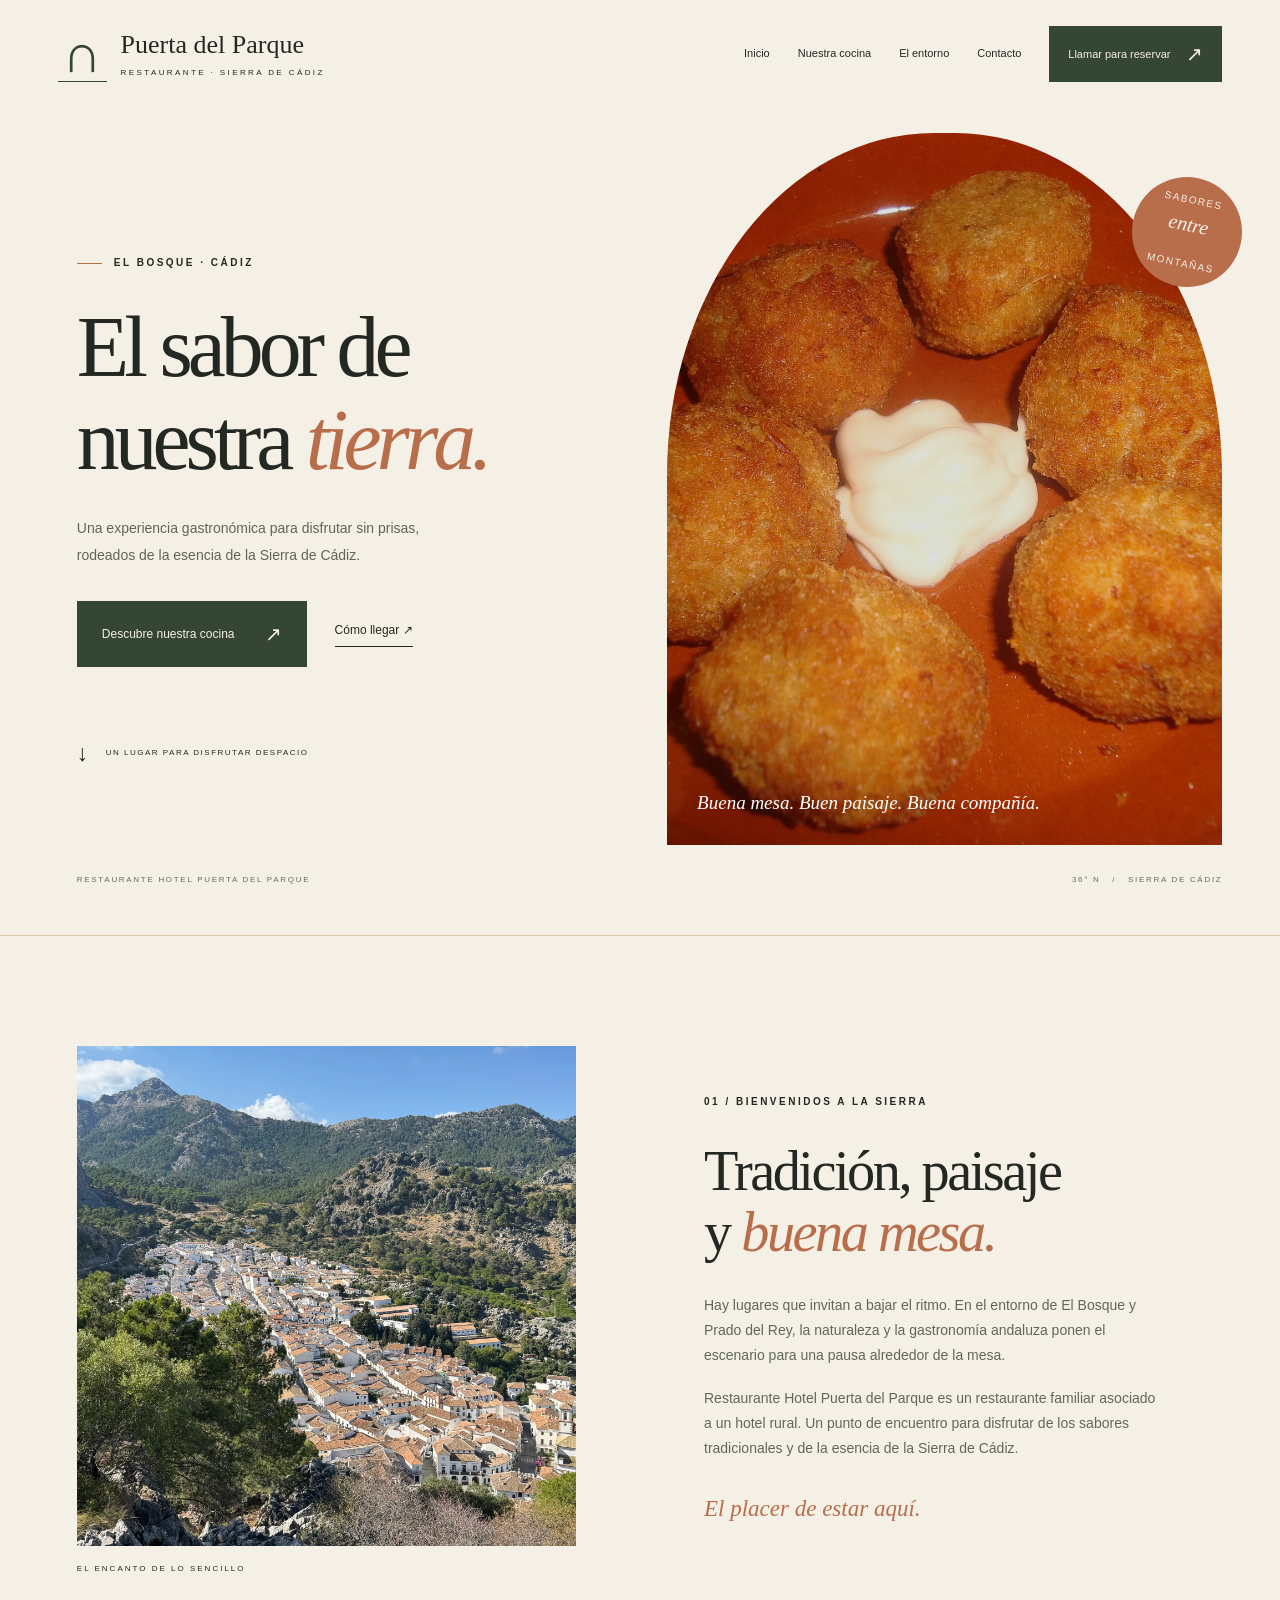
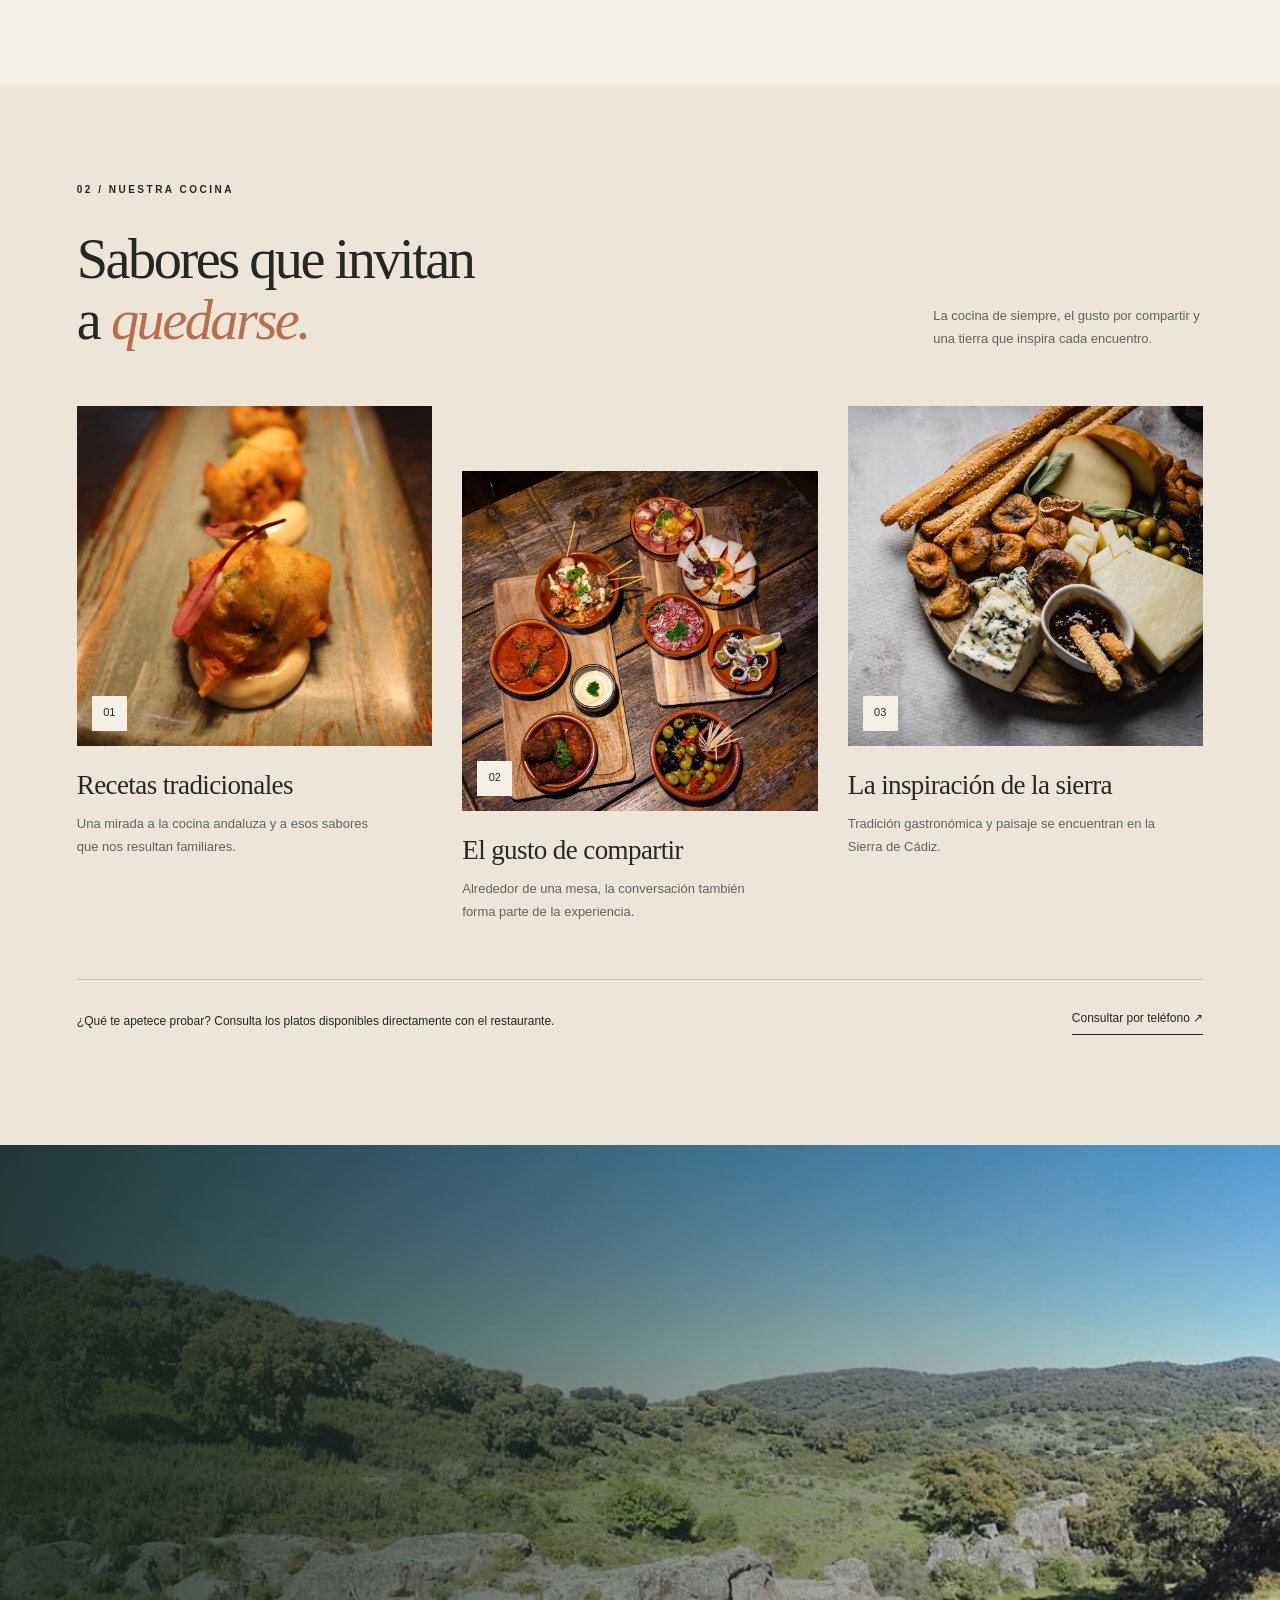
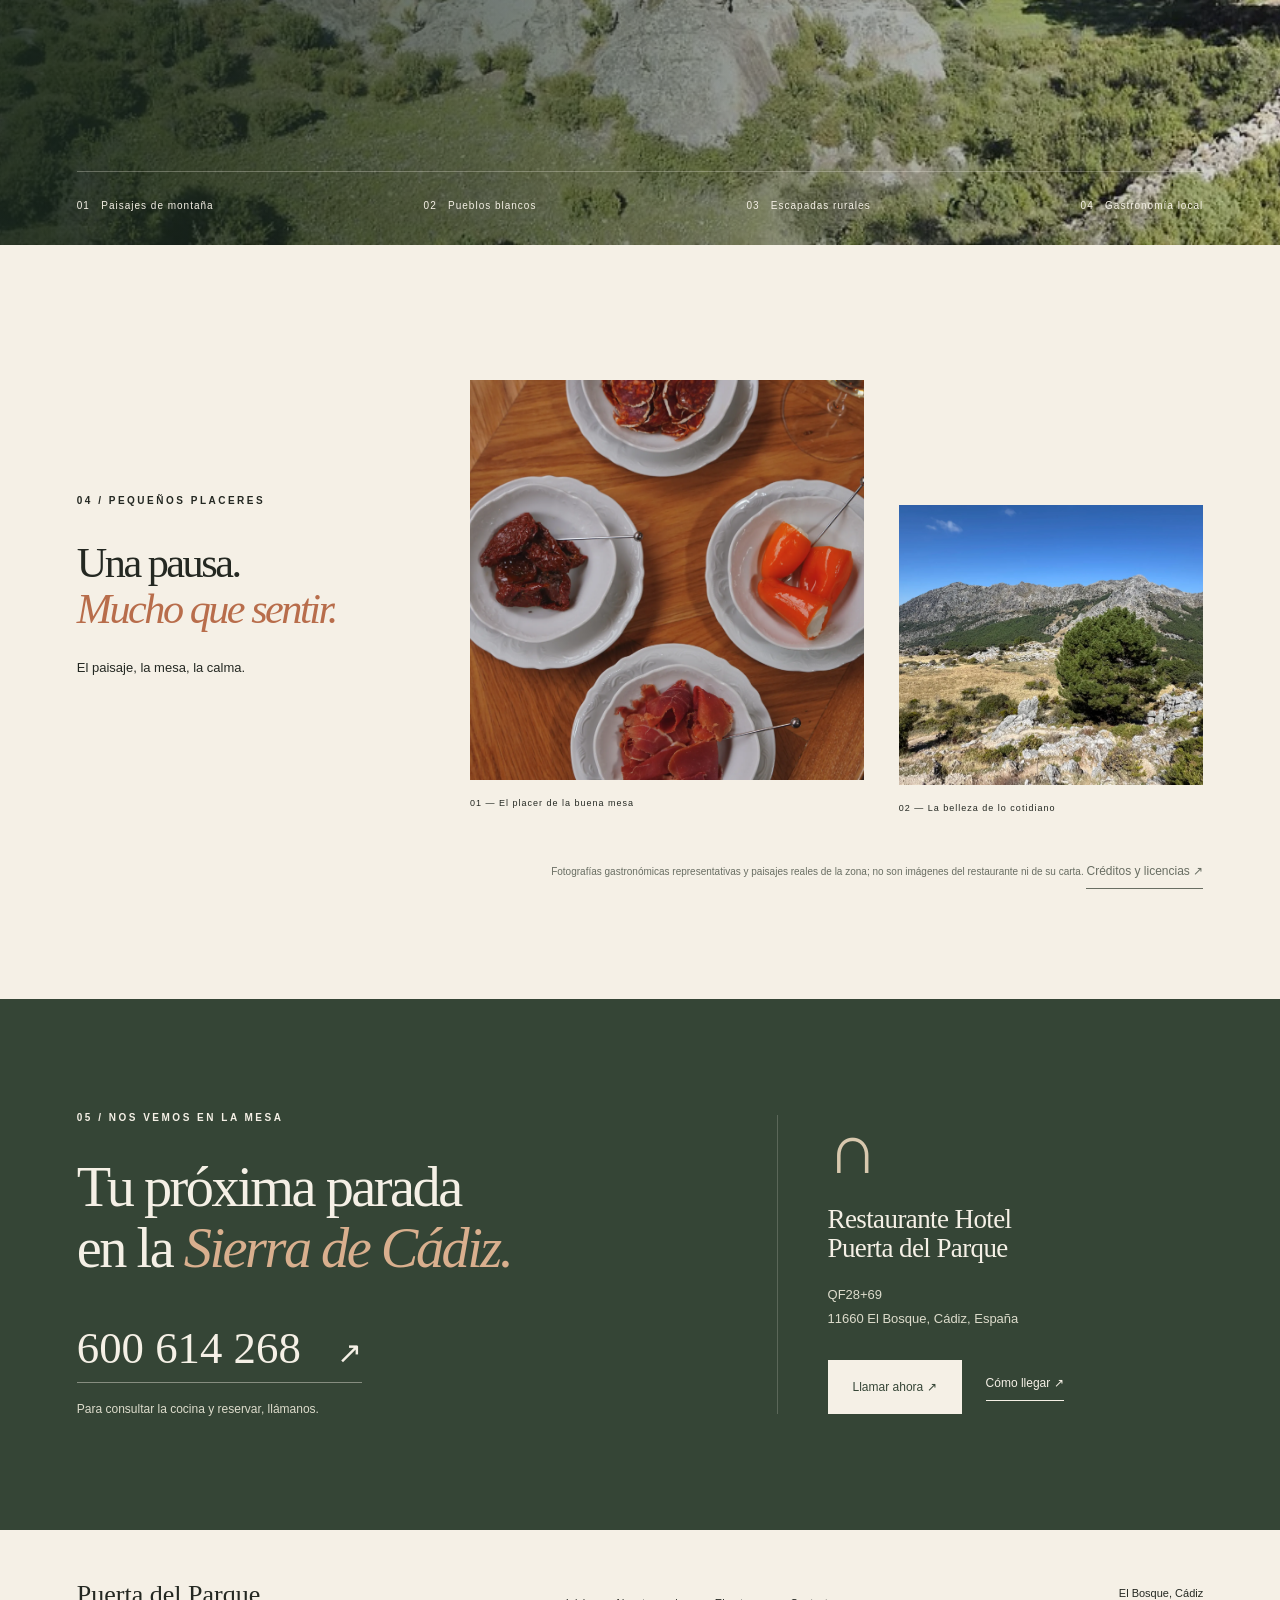
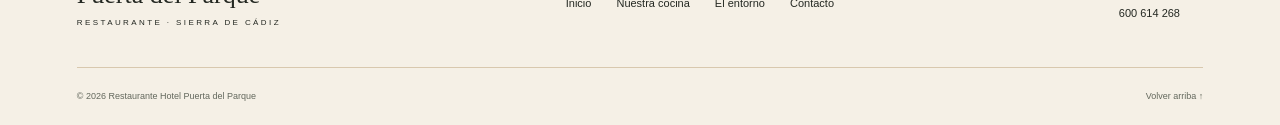
<file: index.html>
﻿<!doctype html>
<html lang="es">
<head>
  <meta name="robots" content="noindex, nofollow">
  <meta charset="utf-8">
  <meta name="viewport" content="width=device-width, initial-scale=1">
  <title>Restaurante Hotel Puerta del Parque | El Bosque, Cádiz</title>
  <meta name="description" content="Tradición andaluza y buena mesa en el entorno de El Bosque, Sierra de Cádiz. Contacta con Restaurante Hotel Puerta del Parque en el 600 614 268.">
  <meta name="theme-color" content="#354536">
  <meta property="og:title" content="Puerta del Parque · El sabor de nuestra tierra">
  <meta property="og:description" content="Una pausa para disfrutar de la gastronomía andaluza en la Sierra de Cádiz. Información y reservas por teléfono.">
  <meta property="og:type" content="website">
  <meta property="og:locale" content="es_ES">
  <meta property="og:image" content="img/croquetas-cocido.webp">
  <link rel="icon" href="favicon.svg" type="image/svg+xml">
  <link rel="stylesheet" href="css/style.css">
  <script src="js/script.js" defer></script>
  <script type="application/ld+json">
  {"@context":"https://schema.org","@type":"Restaurant","name":"Restaurante Hotel Puerta del Parque","telephone":"+34600614268","address":{"@type":"PostalAddress","streetAddress":"QF28+69","postalCode":"11660","addressLocality":"El Bosque","addressRegion":"Cádiz","addressCountry":"ES"},"hasMap":"https://www.google.com/maps/search/?api=1&query=QF28%2B69%2C%2011660%20El%20Bosque%2C%20Cadiz"}
  </script>
</head>
<body>
  <a class="skip-link" href="#contenido">Saltar al contenido</a>
  <!-- Encabezado y navegación -->
  <header class="header" id="inicio">
    <a class="brand" href="#inicio" aria-label="Puerta del Parque, inicio"><span class="brand-mark" aria-hidden="true">∩</span><span>Puerta del Parque<small>RESTAURANTE · SIERRA DE CÁDIZ</small></span></a>
    <button class="menu-toggle" aria-expanded="false" aria-controls="navigation" aria-label="Abrir menú"><span></span><span></span></button>
    <nav id="navigation" aria-label="Navegación principal"><a href="#inicio">Inicio</a><a href="#cocina">Nuestra cocina</a><a href="#entorno">El entorno</a><a href="#contacto">Contacto</a><a class="button small" href="tel:+34600614268">Llamar para reservar <span aria-hidden="true">↗</span></a></nav>
  </header>
  <main id="contenido">
    <!-- Hero editorial -->
    <section class="hero" aria-labelledby="hero-title">
      <div class="hero-copy"><p class="eyebrow"><span></span> EL BOSQUE · CÁDIZ</p><h1 id="hero-title">El sabor de<br>nuestra <em>tierra.</em></h1><p class="hero-description">Una experiencia gastronómica para disfrutar sin prisas, rodeados de la esencia de la Sierra de Cádiz.</p><div class="hero-actions"><a class="button" href="#cocina">Descubre nuestra cocina <span aria-hidden="true">↗</span></a><a class="text-link" href="https://www.google.com/maps/search/?api=1&query=QF28%2B69%2C%2011660%20El%20Bosque%2C%20Cadiz" target="_blank" rel="noopener">Cómo llegar ↗</a></div><a class="scroll-cue" href="#nosotros"><span aria-hidden="true">↓</span> UN LUGAR PARA DISFRUTAR DESPACIO</a></div>
      <figure class="hero-photo"><img src="img/croquetas-cocido.webp" alt="Croquetas caseras de cocido en plato de barro; imagen representativa, no de la carta del restaurante" width="1800" height="1350" fetchpriority="high"><figcaption>Buena mesa. Buen paisaje. Buena compañía.</figcaption><span class="photo-seal" aria-hidden="true">SABORES<br><i>entre</i><br>MONTAÑAS</span></figure>
      <div class="hero-bottom"><span>RESTAURANTE HOTEL PUERTA DEL PARQUE</span><span>36° N &nbsp; / &nbsp; SIERRA DE CÁDIZ</span></div>
    </section>
    <!-- Presentación -->
    <section class="intro section" id="nosotros"><div class="intro-image reveal"><img src="img/grazalema-pueblo-y-montanas.webp" alt="Vista del pueblo blanco de Grazalema entre montañas y vegetación; no es el establecimiento" width="1800" height="2400" loading="lazy"><span class="image-caption">EL ENCANTO DE LO SENCILLO</span></div><div class="intro-copy reveal"><p class="eyebrow">01 / BIENVENIDOS A LA SIERRA</p><h2>Tradición, paisaje<br>y <em>buena mesa.</em></h2><p>Hay lugares que invitan a bajar el ritmo. En el entorno de El Bosque y Prado del Rey, la naturaleza y la gastronomía andaluza ponen el escenario para una pausa alrededor de la mesa.</p><p>Restaurante Hotel Puerta del Parque es un restaurante familiar asociado a un hotel rural. Un punto de encuentro para disfrutar de los sabores tradicionales y de la esencia de la Sierra de Cádiz.</p><p class="handwritten">El placer de estar aquí.</p></div></section>
    <!-- Cocina: inspiración, sin carta ni disponibilidad garantizada -->
    <section class="kitchen section" id="cocina"><div class="section-heading reveal"><div><p class="eyebrow">02 / NUESTRA COCINA</p><h2>Sabores que invitan<br>a <em>quedarse.</em></h2></div><p>La cocina de siempre, el gusto por compartir y una tierra que inspira cada encuentro.</p></div><div class="food-grid"><article class="food-card reveal"><div class="image-wrap"><img src="img/cocina-croquetas-vajilla-artesanal.webp" alt="Croquetas presentadas en una fuente artesanal; fotografía representativa tomada en Cádiz, no del restaurante" width="1600" height="2400" loading="lazy"><span>01</span></div><h3>Recetas tradicionales</h3><p>Una mirada a la cocina andaluza y a esos sabores que nos resultan familiares.</p></article><article class="food-card lowered reveal"><div class="image-wrap"><img src="img/cocina-tapas-mesa-rustica.webp" alt="Tapas variadas en cazuelas y tablas sobre madera rústica; fotografía representativa, no carta del restaurante" width="1600" height="1067" loading="lazy"><span>02</span></div><h3>El gusto de compartir</h3><p>Alrededor de una mesa, la conversación también forma parte de la experiencia.</p></article><article class="food-card reveal"><div class="image-wrap detail-crop"><img src="img/cocina-tabla-quesos-artesanos.webp" alt="Tabla de quesos con higos, aceitunas y frutos secos; imagen representativa, sin procedencia local confirmada" width="1600" height="1067" loading="lazy"><span>03</span></div><h3>La inspiración de la sierra</h3><p>Tradición gastronómica y paisaje se encuentran en la Sierra de Cádiz.</p></article></div><div class="kitchen-note reveal"><p>¿Qué te apetece probar? Consulta los platos disponibles directamente con el restaurante.</p><a class="text-link" href="tel:+34600614268">Consultar por teléfono ↗</a></div></section>
    <!-- Entorno -->
    <section class="landscape" id="entorno"><img src="img/sierra-grazalema-terrazgos.webp" alt="Paisaje real de Los Terrazgos, en el Parque Natural Sierra de Grazalema" width="1800" height="474" loading="lazy"><div class="landscape-content reveal"><p class="eyebrow">03 / EL ENTORNO</p><h2>Entre dos<br>parques <em>naturales.</em></h2><p>El entorno de la Sierra de Grazalema y Los Alcornocales invita a descubrir los paisajes y pueblos blancos de Cádiz. El Bosque es un lugar desde el que acercarse a esa Andalucía que se vive sin prisas.</p><a class="text-link" href="https://www.google.com/maps/search/?api=1&query=QF28%2B69%2C%2011660%20El%20Bosque%2C%20Cadiz" target="_blank" rel="noopener">Encuéntranos en la sierra ↗</a></div><div class="landscape-tags"><span>01 &nbsp; Paisajes de montaña</span><span>02 &nbsp; Pueblos blancos</span><span>03 &nbsp; Escapadas rurales</span><span>04 &nbsp; Gastronomía local</span></div></section>
    <!-- Diario visual -->
    <section class="journal section"><div class="journal-title reveal"><p class="eyebrow">04 / PEQUEÑOS PLACERES</p><h2>Una pausa.<br><em>Mucho que sentir.</em></h2><p>El paisaje, la mesa, la calma.</p></div><figure class="journal-large reveal"><img src="img/mesa-jamon-embutidos-pimientos.webp" alt="Mesa de madera con platos de jamón, embutidos y pimientos; fotografía representativa, no del restaurante" width="1800" height="2400" loading="lazy"><figcaption>01 — El placer de la buena mesa</figcaption></figure><figure class="journal-small reveal"><img src="img/grazalema-paisaje-rural.webp" alt="Montañas calizas y vegetación mediterránea en el Parque Natural de Grazalema" width="1800" height="1350" loading="lazy"><figcaption>02 — La belleza de lo cotidiano</figcaption></figure><p class="image-disclaimer">Fotografías gastronómicas representativas y paisajes reales de la zona; no son imágenes del restaurante ni de su carta. <a class="text-link" href="creditos-imagenes.html">Créditos y licencias ↗</a></p></section>
    <!-- Contacto y reservas -->
    <section class="contact section" id="contacto"><div class="reveal"><p class="eyebrow">05 / NOS VEMOS EN LA MESA</p><h2>Tu próxima parada<br>en la <em>Sierra de Cádiz.</em></h2><a class="contact-phone" href="tel:+34600614268">600 614 268 <span aria-hidden="true">↗</span></a><p>Para consultar la cocina y reservar, llámanos.</p></div><div class="contact-details reveal"><span class="arch-icon" aria-hidden="true">∩</span><h3>Restaurante Hotel<br>Puerta del Parque</h3><address>QF28+69<br>11660 El Bosque, Cádiz, España</address><div class="contact-actions"><a class="button light" href="tel:+34600614268">Llamar ahora ↗</a><a class="text-link" href="https://www.google.com/maps/search/?api=1&query=QF28%2B69%2C%2011660%20El%20Bosque%2C%20Cadiz" target="_blank" rel="noopener">Cómo llegar ↗</a></div></div></section>
  </main>
  <!-- Pie de página -->
  <footer><div class="footer-top"><a class="brand" href="#inicio"><span>Puerta del Parque<small>RESTAURANTE · SIERRA DE CÁDIZ</small></span></a><nav aria-label="Navegación del pie"><a href="#inicio">Inicio</a><a href="#cocina">Nuestra cocina</a><a href="#entorno">El entorno</a><a href="#contacto">Contacto</a></nav><p>El Bosque, Cádiz<br><a href="tel:+34600614268">600 614 268</a></p></div><div class="footer-bottom"><span>© <span id="year">2026</span> Restaurante Hotel Puerta del Parque</span><a href="#inicio">Volver arriba ↑</a></div></footer>
</body>
</html>
</file>
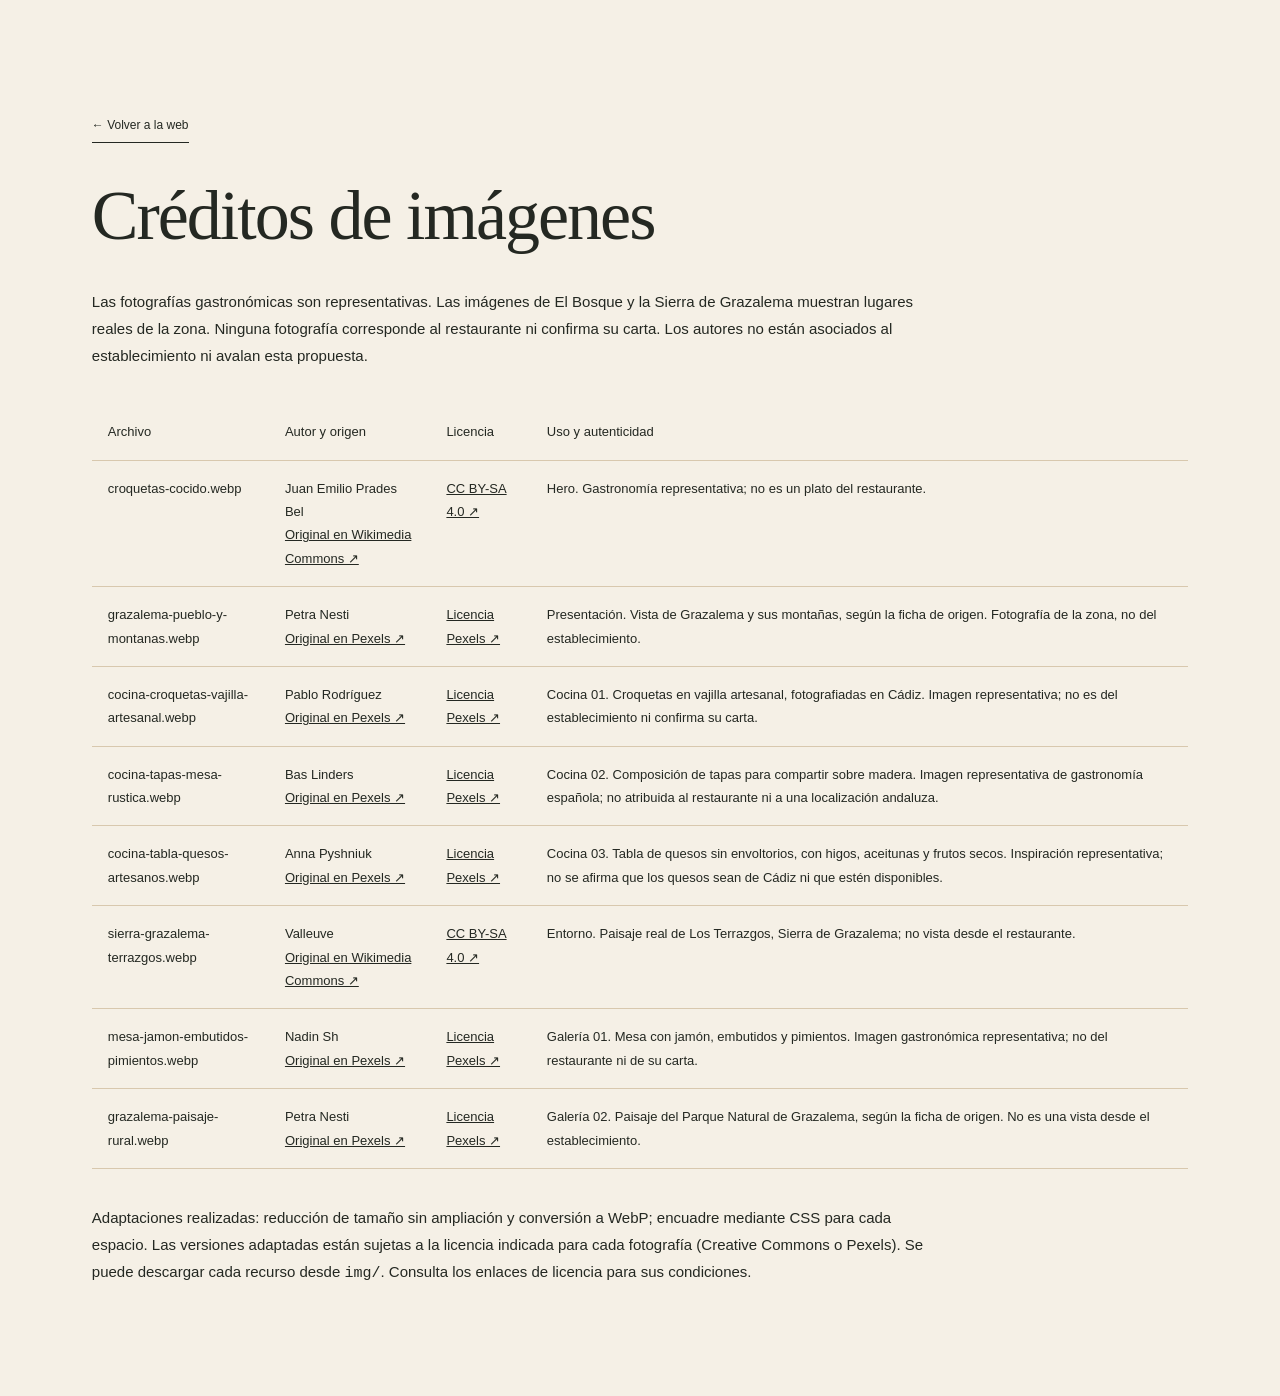
<file: creditos-imagenes.html>
<!doctype html><html lang="es"><head>
  <meta name="robots" content="noindex, nofollow"><meta charset="utf-8"><meta name="viewport" content="width=device-width,initial-scale=1"><title>Créditos de imágenes | Puerta del Parque</title><link rel="icon" href="favicon.svg"><link rel="stylesheet" href="css/style.css"><style>main{max-width:1250px;margin:auto}h1{font-size:clamp(40px,6vw,70px);letter-spacing:-2px;margin:35px 0}table{border-collapse:collapse;width:100%;font-size:13px;margin:35px 0}th,td{text-align:left;vertical-align:top;padding:16px;border-bottom:1px solid #D8C8AE;overflow-wrap:anywhere}td a{text-decoration:underline}th{font-weight:400}.table-scroll{overflow:auto}p{max-width:850px}table{min-width:700px}</style></head><body><main class="section"><a class="text-link" href="index.html">← Volver a la web</a><h1>Créditos de imágenes</h1><p>Las fotografías gastronómicas son representativas. Las imágenes de El Bosque y la Sierra de Grazalema muestran lugares reales de la zona. Ninguna fotografía corresponde al restaurante ni confirma su carta. Los autores no están asociados al establecimiento ni avalan esta propuesta.</p><div class="table-scroll" tabindex="0" role="region" aria-label="Tabla de autoría y licencias de imágenes"><table><thead><tr><th>Archivo</th><th>Autor y origen</th><th>Licencia</th><th>Uso y autenticidad</th></tr></thead><tbody><tr><th scope="row">croquetas-cocido.webp</th><td>Juan Emilio Prades Bel<br><a href="https://commons.wikimedia.org/wiki/File:Croquetas_caseras_de_carne_de_cocido_con_allioli.jpg">Original en Wikimedia Commons ↗</a></td><td><a href="https://creativecommons.org/licenses/by-sa/4.0/">CC BY-SA 4.0 ↗</a></td><td>Hero. Gastronomía representativa; no es un plato del restaurante.</td></tr>
<tr><th scope="row">grazalema-pueblo-y-montanas.webp</th><td>Petra Nesti<br><a href="https://www.pexels.com/photo/picturesque-white-village-in-spanish-mountains-34340952/">Original en Pexels ↗</a></td><td><a href="https://www.pexels.com/license/">Licencia Pexels ↗</a></td><td>Presentación. Vista de Grazalema y sus montañas, según la ficha de origen. Fotografía de la zona, no del establecimiento.</td></tr>
<tr><th scope="row">cocina-croquetas-vajilla-artesanal.webp</th><td>Pablo Rodríguez<br><a href="https://www.pexels.com/photo/food-on-tray-18041217/">Original en Pexels ↗</a></td><td><a href="https://www.pexels.com/license/">Licencia Pexels ↗</a></td><td>Cocina 01. Croquetas en vajilla artesanal, fotografiadas en Cádiz. Imagen representativa; no es del establecimiento ni confirma su carta.</td></tr>
<tr><th scope="row">cocina-tapas-mesa-rustica.webp</th><td>Bas Linders<br><a href="https://www.pexels.com/photo/top-view-of-a-meal-on-a-wooden-table-14009278/">Original en Pexels ↗</a></td><td><a href="https://www.pexels.com/license/">Licencia Pexels ↗</a></td><td>Cocina 02. Composición de tapas para compartir sobre madera. Imagen representativa de gastronomía española; no atribuida al restaurante ni a una localización andaluza.</td></tr>
<tr><th scope="row">cocina-tabla-quesos-artesanos.webp</th><td>Anna Pyshniuk<br><a href="https://www.pexels.com/photo/assorted-cheese-and-nuts-on-the-wooden-platter-7799695/">Original en Pexels ↗</a></td><td><a href="https://www.pexels.com/license/">Licencia Pexels ↗</a></td><td>Cocina 03. Tabla de quesos sin envoltorios, con higos, aceitunas y frutos secos. Inspiración representativa; no se afirma que los quesos sean de Cádiz ni que estén disponibles.</td></tr>
<tr><th scope="row">sierra-grazalema-terrazgos.webp</th><td>Valleuve<br><a href="https://commons.wikimedia.org/wiki/File:Panor%C3%A1mica_Sierra_de_Grazalema.jpg">Original en Wikimedia Commons ↗</a></td><td><a href="https://creativecommons.org/licenses/by-sa/4.0/">CC BY-SA 4.0 ↗</a></td><td>Entorno. Paisaje real de Los Terrazgos, Sierra de Grazalema; no vista desde el restaurante.</td></tr><tr><th scope="row">mesa-jamon-embutidos-pimientos.webp</th><td>Nadin Sh<br><a href="https://www.pexels.com/photo/choice-of-meat-snacks-20644799/">Original en Pexels ↗</a></td><td><a href="https://www.pexels.com/license/">Licencia Pexels ↗</a></td><td>Galería 01. Mesa con jamón, embutidos y pimientos. Imagen gastronómica representativa; no del restaurante ni de su carta.</td></tr>
<tr><th scope="row">grazalema-paisaje-rural.webp</th><td>Petra Nesti<br><a href="https://www.pexels.com/el-gr/photo/grazalema-34340943/">Original en Pexels ↗</a></td><td><a href="https://www.pexels.com/license/">Licencia Pexels ↗</a></td><td>Galería 02. Paisaje del Parque Natural de Grazalema, según la ficha de origen. No es una vista desde el establecimiento.</td></tr></tbody></table></div><p>Adaptaciones realizadas: reducción de tamaño sin ampliación y conversión a WebP; encuadre mediante CSS para cada espacio. Las versiones adaptadas están sujetas a la licencia indicada para cada fotografía (Creative Commons o Pexels). Se puede descargar cada recurso desde <code>img/</code>. Consulta los enlaces de licencia para sus condiciones.</p></main></body></html>
</file>
<file: css/style.css>
﻿/* 01. Variables y base */
:root{--olive:#354536;--ivory:#F5F0E6;--clay:#B86D4B;--sand:#D8C8AE;--ink:#242822;--serif:Georgia,'Times New Roman',serif;--sans:Arial,Helvetica,sans-serif;--space:clamp(24px,6vw,100px)}
*{box-sizing:border-box}html{scroll-behavior:smooth;scroll-padding-top:100px}body{margin:0;background:var(--ivory);color:var(--ink);font-family:var(--sans);font-size:15px;line-height:1.8}a{color:inherit;text-decoration:none}button{font:inherit}img{display:block;width:100%;height:100%;object-fit:cover}figure,p,h1,h2,h3{margin:0}p+p{margin-top:18px}h1,h2,h3{font-family:var(--serif);font-weight:400;line-height:1.08}h1{font-size:clamp(64px,6.7vw,108px);letter-spacing:-5px}h2{font-size:clamp(42px,4.4vw,70px);letter-spacing:-2.5px}h3{font-size:28px;letter-spacing:-.6px}em{font-weight:400;color:var(--clay)}a,button{-webkit-tap-highlight-color:transparent}a:focus-visible,button:focus-visible{outline:3px solid var(--clay);outline-offset:6px}::selection{background:var(--sand)}.section{padding:110px var(--space)}.eyebrow{font-size:10px;letter-spacing:2.5px;font-weight:600;margin-bottom:30px}.button{display:inline-flex;align-items:center;justify-content:space-between;gap:30px;padding:17px 24px;background:var(--olive);color:var(--ivory);font-size:12px;line-height:1.5;border:1px solid var(--olive);transition:background .25s,transform .25s}.button:hover{background:#455b46;transform:translateY(-2px)}.button span{font-size:20px}.text-link{display:inline-block;font-size:12px;border-bottom:1px solid;padding-bottom:5px;transition:color .2s}.text-link:hover{color:var(--clay)}.skip-link{position:fixed;top:-100px;left:20px;padding:12px;background:var(--ivory);z-index:100}.skip-link:focus{top:10px}
/* 02. Header */
.header{height:108px;display:flex;align-items:center;justify-content:space-between;padding:0 4.5vw;position:sticky;top:0;z-index:20;background:var(--ivory);transition:box-shadow .3s,height .3s}.header.scrolled{height:84px;box-shadow:0 2px 20px #2428220c}.brand{display:flex;align-items:center;gap:14px;font-family:var(--serif);font-size:26px;line-height:1.15;white-space:nowrap}.brand small{display:block;font-family:var(--sans);font-size:8px;letter-spacing:2.4px;margin-top:8px}.brand-mark{font-size:54px;line-height:1;color:var(--olive);border-bottom:1px solid var(--olive);padding:0 5px}.header nav{display:flex;align-items:center;gap:28px;font-size:11px}.header nav>a:not(.button):hover{color:var(--clay)}.button.small{padding:12px 18px;font-size:11px;gap:16px}.menu-toggle{display:none}
/* 03. Hero */
.hero{position:relative;display:grid;grid-template-columns:1fr 1.03fr;min-height:calc(100svh - 108px);padding:25px 4.5vw 55px var(--space);gap:4vw}.hero-copy{padding:50px 0 0;align-self:center}.hero .eyebrow{display:flex;align-items:center;gap:12px}.eyebrow>span{width:25px;height:1px;background:var(--clay)}.hero-description{max-width:360px;margin-top:28px;color:#60645b;font-size:14px;line-height:1.9}.hero-actions{display:flex;align-items:center;gap:28px;margin-top:32px}.hero-photo{position:relative;min-height:590px;max-height:760px}.hero-photo img{border-radius:48% 48% 0 0;filter:brightness(.87);object-position:48% center}.hero-photo figcaption{position:absolute;bottom:25px;left:30px;color:white;font-family:var(--serif);font-style:italic;font-size:19px}.photo-seal{position:absolute;right:-20px;top:44px;width:110px;height:110px;border-radius:50%;background:var(--clay);display:grid;place-content:center;text-align:center;transform:rotate(12deg);color:var(--ivory);font-size:10px;letter-spacing:1.5px;line-height:1.6}.photo-seal i{font-family:var(--serif);font-size:20px;letter-spacing:0}.scroll-cue{display:flex;align-items:center;gap:16px;font-size:8px;letter-spacing:1.5px;margin-top:66px}.scroll-cue span{font-size:23px;animation:drift 2s ease-in-out infinite}.hero-bottom{position:absolute;bottom:13px;left:var(--space);right:4.5vw;display:flex;justify-content:space-between;font-size:8px;letter-spacing:1.7px;color:#666c61}@keyframes drift{50%{transform:translateY(6px)}}
/* 04. Introducción */
.intro{display:grid;grid-template-columns:1fr 1fr;gap:10vw;align-items:center;border-top:1px solid var(--sand);margin-top:35px}.intro-image{height:530px;position:relative;padding-bottom:30px}.intro-image img{object-position:50% center}.image-caption{font-size:8px;letter-spacing:2px;position:absolute;bottom:0}.intro-copy h2{margin-bottom:30px}.intro-copy>p:not(.eyebrow):not(.handwritten){color:#61665b;max-width:460px;font-size:14px}.handwritten{font-family:var(--serif);font-style:italic;font-size:23px;color:var(--clay)}
/* 05. Gastronomía */
.kitchen{background:#ece5d8;padding-top:95px}.section-heading{display:flex;justify-content:space-between;align-items:end;gap:50px;margin-bottom:55px}.section-heading>p{max-width:270px;font-size:13px;color:#60645b}.food-grid{display:grid;grid-template-columns:1fr 1fr 1fr;gap:30px}.food-card .image-wrap{height:340px;overflow:hidden;position:relative;margin-bottom:25px}.food-card img{transition:transform .65s}.food-card:hover img{transform:scale(1.04)}.image-wrap>span{position:absolute;bottom:15px;left:15px;background:var(--ivory);width:35px;height:35px;display:grid;place-content:center;font-size:11px}.food-card.lowered{padding-top:65px}.food-card h3{font-size:27px;margin-bottom:12px}.food-card p{font-size:13px;color:#60645b;max-width:310px}.detail-crop img{object-position:80% center;transform:scale(1.15)}.food-card:hover .detail-crop img{transform:scale(1.2)}.kitchen-note{display:flex;align-items:center;justify-content:space-between;gap:24px;border-top:1px solid #c9bfad;margin-top:55px;padding-top:28px;font-size:12px}.kitchen-note p{max-width:480px}
/* 06. Entorno */
.landscape{position:relative;min-height:700px;color:var(--ivory);padding:100px var(--space) 110px;isolation:isolate}.landscape>img{position:absolute;inset:0;z-index:-2}.landscape:after{content:'';position:absolute;inset:0;background:linear-gradient(90deg,#18261cde,#18261c22);z-index:-1}.landscape-content{max-width:570px}.landscape em{color:#dfb18e}.landscape p:not(.eyebrow){font-size:14px;max-width:430px;margin:30px 0}.landscape-tags{position:absolute;bottom:30px;left:var(--space);right:var(--space);border-top:1px solid #f5f0e64a;padding-top:25px;display:flex;justify-content:space-between;font-size:10px;letter-spacing:1px}
/* 07. Diario visual */
.journal{display:grid;grid-template-columns:1fr 1.1fr .85fr;gap:35px;align-items:center}.journal-title h2{font-size:clamp(38px,3.3vw,54px)}.journal-title>p:last-child{margin-top:24px;font-size:13px}.journal-large{margin-top:20px}.journal-large img{height:400px}.journal-small{margin-top:150px}.journal-small img{height:280px}.journal figcaption{font-size:9px;margin-top:15px;letter-spacing:1px}.image-disclaimer{grid-column:1/-1;text-align:right;font-size:10px;color:#696e63;margin-top:10px}
/* 08. Contacto y footer */
.contact{background:var(--olive);color:var(--ivory);display:grid;grid-template-columns:1.4fr 1fr;gap:8vw}.contact em{color:#d9af8e}.contact-phone{font-family:var(--serif);font-size:clamp(32px,3.5vw,55px);display:inline-block;border-bottom:1px solid #f5f0e66b;margin:36px 0 16px;line-height:1.5}.contact-phone span{font-size:30px;margin-left:25px}.contact p:not(.eyebrow){font-size:12px;color:#dddccc}.contact-details{border-left:1px solid #f5f0e633;padding-left:50px;align-self:center}.arch-icon{font-family:var(--serif);font-size:70px;line-height:1;display:block;margin-bottom:20px;color:var(--sand)}.contact-details h3{font-size:27px}.contact address{font-size:13px;font-style:normal;line-height:1.8;margin:20px 0 30px;color:#dddccc}.contact-actions{display:flex;gap:24px;align-items:center}.button.light{background:var(--ivory);color:var(--olive);border-color:var(--ivory)}.button.light:hover{background:var(--sand)}footer{padding:50px var(--space) 20px}.footer-top{display:flex;align-items:center;justify-content:space-between;gap:30px;padding-bottom:40px}.footer-top nav{display:flex;gap:25px;font-size:11px}.footer-top>p{font-size:11px}.footer-bottom{border-top:1px solid var(--sand);padding-top:20px;display:flex;justify-content:space-between;gap:20px;font-size:9px;color:#63685d}
/* 09. Revelado progresivo: visible por defecto sin JavaScript */
.js-motion .reveal{opacity:0;transform:translateY(22px);transition:opacity .7s ease,transform .7s ease}.js-motion .reveal.visible{opacity:1;transform:none}
/* 10. Tablet y móvil */
@media(min-width:1600px){body{max-width:1920px;margin:auto}}
@media(max-width:1100px){.header nav{gap:18px}.header{padding:0 4vw}.brand{font-size:23px}.brand-mark{display:none}.hero{gap:25px}.hero h1{font-size:75px}.hero-actions{gap:18px;flex-wrap:wrap}.hero-photo{min-height:580px}.intro{gap:7vw}.food-card .image-wrap{height:280px}.contact{gap:4vw}.contact-details{padding-left:30px}.footer-top nav{gap:15px}.journal{gap:23px}.journal-title h2{font-size:40px}}
@media(max-width:800px){html{scroll-padding-top:82px}.header,.header.scrolled{height:82px}.brand{font-size:23px}.brand small{font-size:7px}.menu-toggle{display:flex;flex-direction:column;gap:6px;justify-content:center;padding:10px;border:0;background:transparent;width:44px;height:44px;z-index:22}.menu-toggle span{width:24px;height:1px;background:var(--olive);transition:transform .2s}.menu-toggle[aria-expanded=true] span:first-child{transform:translateY(3.5px) rotate(45deg)}.menu-toggle[aria-expanded=true] span:last-child{transform:translateY(-3.5px) rotate(-45deg)}.header nav{display:none;position:absolute;top:82px;left:0;right:0;background:var(--ivory);padding:25px var(--space);border-bottom:1px solid var(--sand);box-shadow:0 10px 15px #24282210;font-size:15px}.header nav.open{display:flex;flex-direction:column;align-items:stretch;gap:20px}.hero{min-height:auto;grid-template-columns:1fr 1fr;padding-top:15px;gap:20px}.hero-copy{padding-top:15px}.hero h1{font-size:60px;letter-spacing:-3px}.hero-description{font-size:13px}.hero-photo{min-height:520px}.hero-actions{gap:18px}.hero .button{padding:14px;font-size:10px;gap:14px}.photo-seal{width:85px;height:85px;right:-8px;font-size:8px;top:30px}.photo-seal i{font-size:17px}.hero-photo figcaption{font-size:14px;left:18px;right:15px}.scroll-cue{margin-top:35px;font-size:7px;gap:10px}.hero-bottom span:last-child{display:none}.section{padding-top:75px;padding-bottom:75px}.intro{gap:40px}.intro-image{height:440px}.intro h2{font-size:43px}.intro-copy>p:not(.eyebrow):not(.handwritten){font-size:13px}.food-grid{gap:20px}.food-card .image-wrap{height:230px}.food-card h3{font-size:23px}.food-card p{font-size:12px}.section-heading{gap:25px}.section-heading>p{max-width:220px}.journal{grid-template-columns:1fr 1fr}.journal-title{grid-column:1/-1}.journal-small{margin-top:80px}.journal-large img{height:370px}.contact{grid-template-columns:1fr;gap:50px}.contact-details{padding-left:0;border-left:0;border-top:1px solid #f5f0e633;padding-top:35px}.arch-icon{display:none}.contact-actions{margin-top:25px}.footer-top{flex-wrap:wrap}.footer-top nav{order:3;width:100%;justify-content:space-between}.footer-bottom{flex-wrap:wrap}.landscape-tags{gap:20px;display:grid;grid-template-columns:1fr 1fr}.landscape{padding-bottom:160px}.image-disclaimer{text-align:left}}
@media(max-width:560px){.hero{grid-template-columns:1fr;padding:20px var(--space) 50px;gap:35px}.hero-copy{padding-top:5px}.hero h1{font-size:70px}.hero .eyebrow{margin-bottom:22px}.hero-description{max-width:330px}.hero-actions{gap:24px}.hero .button{padding:15px 19px;font-size:11px}.scroll-cue{display:none}.hero-photo{min-height:410px;height:410px;margin-left:35px}.photo-seal{right:-5px;top:25px}.hero-photo figcaption{font-size:16px}.hero-bottom{font-size:7px}.intro{grid-template-columns:1fr;margin-top:15px;gap:45px}.intro-image{height:380px;margin-right:40px}.intro-copy .eyebrow{margin-bottom:22px}.intro h2{font-size:47px}.section-heading{display:block}.section-heading>p{max-width:310px;margin-top:25px}.food-grid{grid-template-columns:1fr;gap:40px}.food-card.lowered{padding-top:0}.food-card:nth-child(2){margin-left:35px}.food-card:nth-child(3){margin-right:35px}.food-card .image-wrap{height:330px;margin-bottom:20px}.food-card p{font-size:13px}.food-card h3{font-size:29px}.kitchen-note{display:block}.kitchen-note .text-link{margin-top:20px}.landscape{min-height:750px;padding-top:75px}.landscape h2{font-size:49px}.landscape:after{background:#18261caa}.landscape-tags{font-size:9px;letter-spacing:0;gap:16px}.journal{gap:18px}.journal-title{margin-bottom:15px}.journal-large img{height:280px}.journal-small img{height:220px}.journal-small{margin-top:90px}.journal figcaption{font-size:8px;letter-spacing:0}.image-disclaimer{font-size:9px}.contact h2{font-size:46px}.contact-phone{font-size:42px}.contact-phone span{margin-left:12px;font-size:25px}.contact-details h3{font-size:28px}.footer-top .brand{font-size:25px}.footer-top>p{width:100%}.footer-top nav{gap:10px;font-size:10px}.footer-bottom{flex-direction:column;gap:8px}}
@media(prefers-reduced-motion:reduce){html{scroll-behavior:auto}*,*:before,*:after{animation:none!important;transition:none!important}.js-motion .reveal{opacity:1;transform:none}}

/* Ajustes de encuadre de las nuevas fotografías; se conservan tamaños y animaciones. */
.hero-photo img{object-position:50% 50%}
.intro-image img{object-position:50% 35%}
.food-card img{object-position:50% 50%}
.detail-crop img{object-position:50% 50%;transform:none}
.food-card:hover .detail-crop img{transform:scale(1.04)}
.landscape>img{object-position:50% 50%}



/* Encuadres de la selección editorial gastronómica. */
.food-card img[src$="cocina-croquetas-vajilla-artesanal.webp"]{object-position:50% 70%}
.food-card img[src$="cocina-tapas-mesa-rustica.webp"]{object-position:50% 50%}
.food-card img[src$="cocina-tabla-quesos-artesanos.webp"]{object-position:85% 50%}

/* Presentación y diario visual: fotografías y ajustes locales de composición. */
.intro-image img{object-fit:cover;object-position:55% 55%}
.intro-copy .handwritten{margin-top:26px}
.journal figure img{object-fit:cover;transition:filter .45s ease}
.journal figure:hover img{filter:brightness(1.05)}
.journal-large img{object-position:50% 50%}
.journal-small img{object-position:55% 50%}
</file>
